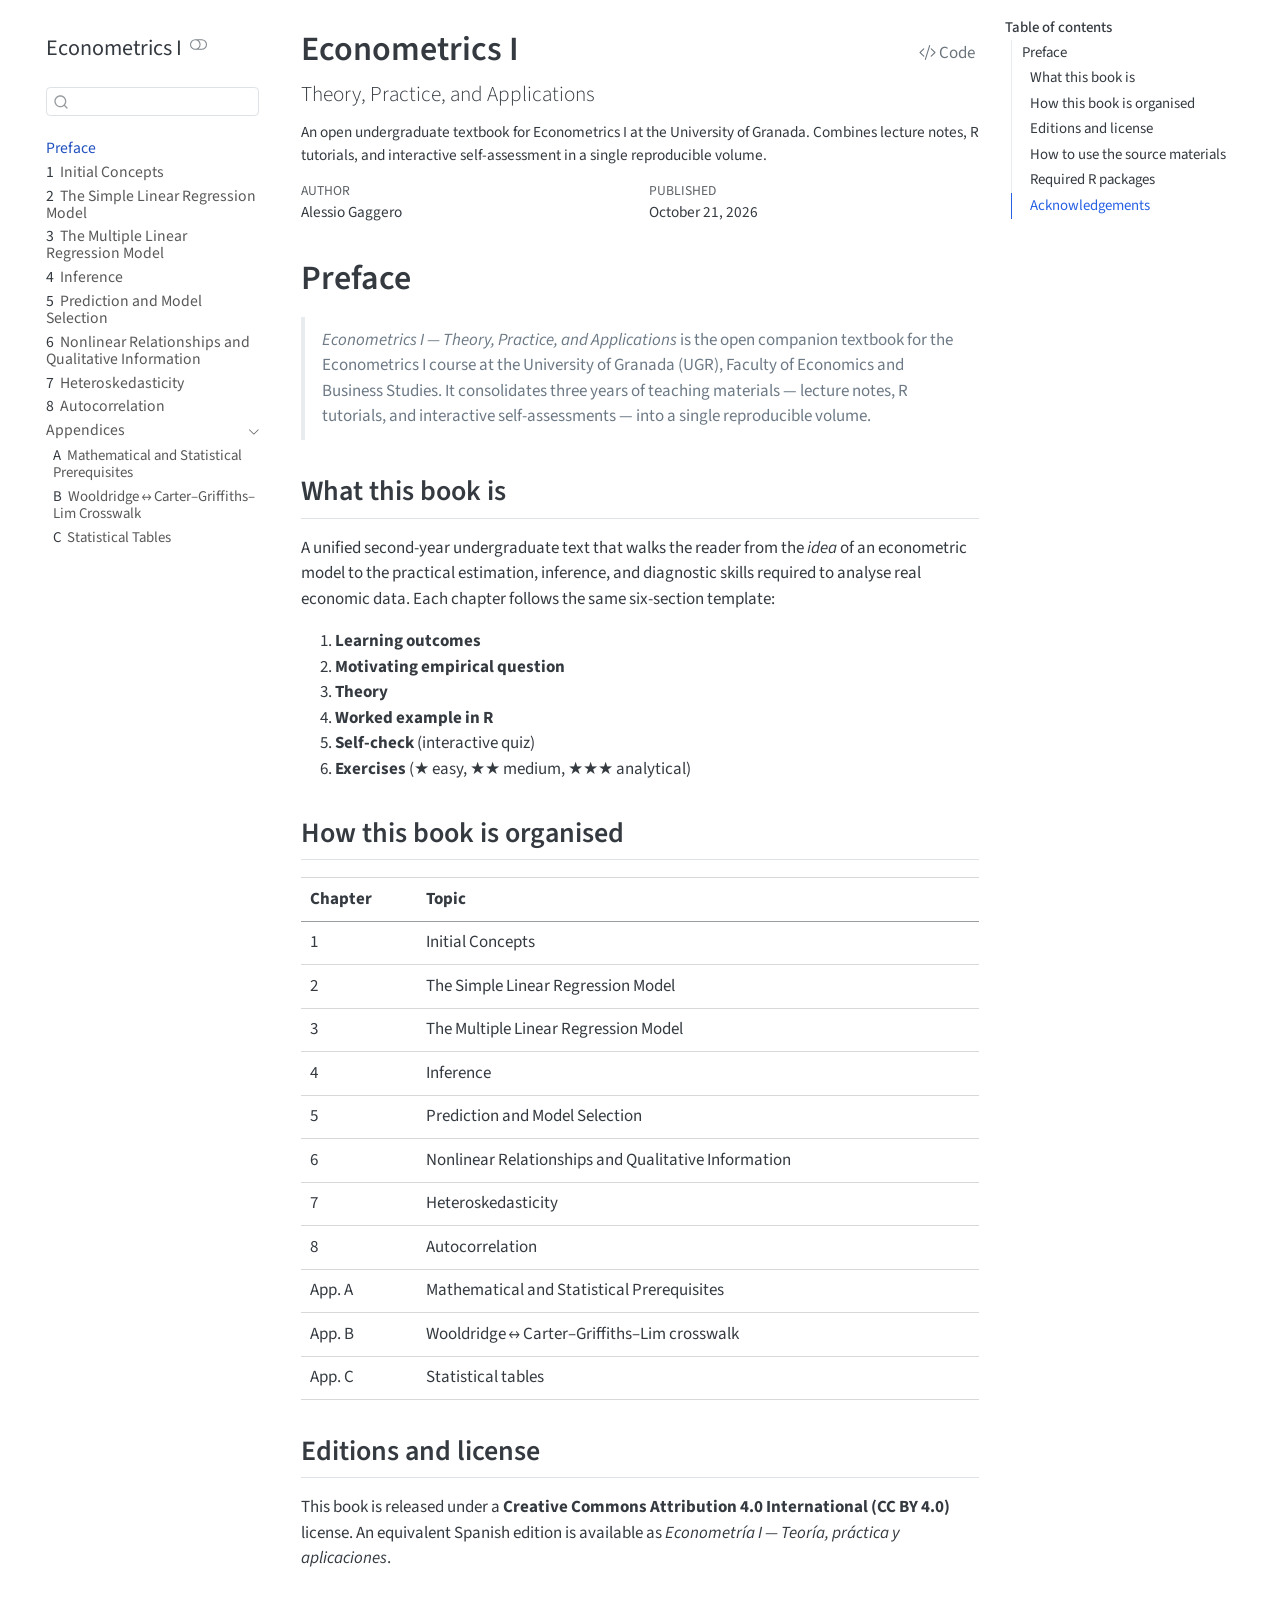
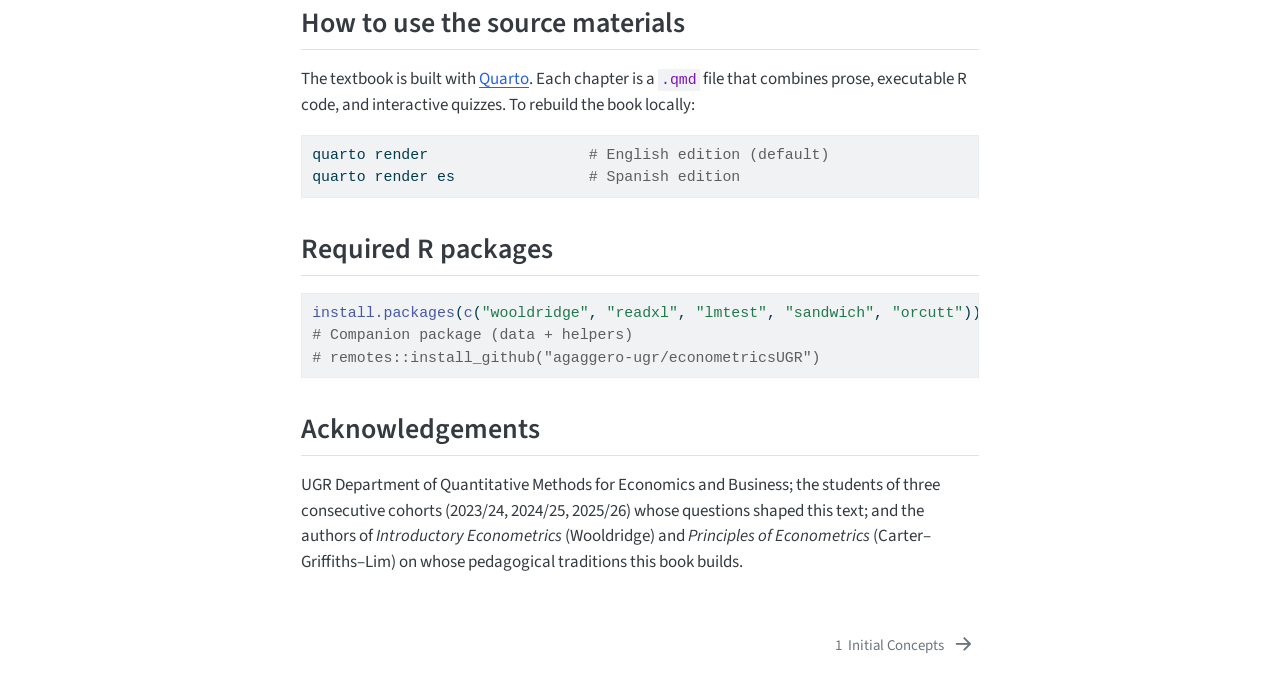
<file: index.html>
<!DOCTYPE html>
<html xmlns="http://www.w3.org/1999/xhtml" lang="en" xml:lang="en"><head>

<meta charset="utf-8">
<meta name="generator" content="quarto-1.10.19">

<meta name="viewport" content="width=device-width, initial-scale=1.0, user-scalable=yes">

<meta name="author" content="Alessio Gaggero">
<meta name="dcterms.date" content="2026-10-21">
<meta name="description" content="An open undergraduate textbook for Econometrics I at the University of Granada. Combines lecture notes, R tutorials, and interactive self-assessment in a single reproducible volume.">

<title>Econometrics I</title>
<style>
/* Default styles provided by pandoc.
** See https://pandoc.org/MANUAL.html#variables-for-html for config info.
*/
span.smallcaps{font-variant: small-caps;}
div.columns{display: flex; gap: 1.5em;}
div.column{flex: auto;}
@media screen {
div.columns{gap: min(4vw, 1.5em);}
div.column{overflow-x: auto;}
}
div.hanging-indent{margin-left: 1.5em; text-indent: -1.5em;}
ul.task-list{list-style: none;}
ul.task-list li input[type="checkbox"] {
  width: 0.8em;
  margin: 0 0.8em 0.2em -1em; /* quarto-specific, see https://github.com/quarto-dev/quarto-cli/issues/4556 */ 
  vertical-align: middle;
}
/* CSS for syntax highlighting */
html { -webkit-text-size-adjust: 100%; }
pre > code.sourceCode { white-space: pre; position: relative; }
pre > code.sourceCode > span { display: inline-block; line-height: 1.25; }
pre > code.sourceCode > span:empty { height: 1.2em; }
.sourceCode { overflow: visible; }
code.sourceCode > span { color: inherit; text-decoration: inherit; }
div.sourceCode { margin: 1em 0; }
pre.sourceCode { margin: 0; }
@media screen {
div.sourceCode { overflow: auto; }
}
@media print {
pre > code.sourceCode { white-space: pre-wrap; }
pre > code.sourceCode > span { text-indent: -5em; padding-left: 5em; }
}
pre.numberSource code
  { counter-reset: source-line 0; }
pre.numberSource code > span
  { position: relative; left: -4em; counter-increment: source-line; }
pre.numberSource code > span > a:first-child::before
  { content: counter(source-line);
    position: relative; left: -1em; text-align: right; vertical-align: baseline;
    border: none; display: inline-block;
    -webkit-touch-callout: none; -webkit-user-select: none;
    -khtml-user-select: none; -moz-user-select: none;
    -ms-user-select: none; user-select: none;
    padding: 0 4px; width: 4em;
  }
pre.numberSource { margin-left: 3em;  padding-left: 4px; }
div.sourceCode
  {   }
@media screen {
pre > code.sourceCode > span > a:first-child::before { text-decoration: underline; }
}
</style>


<script src="site_libs/quarto-nav/quarto-nav.js"></script>
<script src="site_libs/quarto-nav/headroom.min.js"></script>
<script src="site_libs/clipboard/clipboard.min.js"></script>
<script src="site_libs/quarto-search/autocomplete.umd.js"></script>
<script src="site_libs/quarto-search/fuse.min.js"></script>
<script src="site_libs/quarto-search/quarto-search.js"></script>
<meta name="quarto:offset" content="./">
<link href="./chapters/01-initial-concepts.html" rel="next">
<script src="site_libs/quarto-html/quarto.js" type="module"></script>
<script src="site_libs/quarto-html/tabsets/tabsets.js" type="module"></script>
<script src="site_libs/quarto-html/popper.min.js"></script>
<script src="site_libs/quarto-html/tippy.umd.min.js"></script>
<script src="site_libs/quarto-html/anchor.min.js"></script>
<link href="site_libs/quarto-html/tippy.css" rel="stylesheet">
<link href="site_libs/quarto-html/quarto-syntax-highlighting-bf27225e3a48a9273f3daa8f8e829971.css" rel="stylesheet" class="quarto-color-scheme" id="quarto-text-highlighting-styles">
<link href="site_libs/quarto-html/quarto-syntax-highlighting-dark-b626d73c4c936ccc3cb08be7d45d1df6.css" rel="stylesheet" class="quarto-color-scheme quarto-color-alternate" id="quarto-text-highlighting-styles">
<link href="site_libs/quarto-html/quarto-syntax-highlighting-bf27225e3a48a9273f3daa8f8e829971.css" rel="stylesheet" class="quarto-color-scheme-extra" id="quarto-text-highlighting-styles">
<script src="site_libs/bootstrap/bootstrap.min.js"></script>
<link href="site_libs/bootstrap/bootstrap-icons.css" rel="stylesheet">
<link href="site_libs/bootstrap/bootstrap-f0f88820109f5d5c435c7674d3226782.min.css" rel="stylesheet" append-hash="true" class="quarto-color-scheme" id="quarto-bootstrap" data-mode="light">
<link href="site_libs/bootstrap/bootstrap-dark-0e461b81996e0cbb50d6ad4d94aec309.min.css" rel="stylesheet" append-hash="true" class="quarto-color-scheme quarto-color-alternate" id="quarto-bootstrap" data-mode="dark">
<link href="site_libs/bootstrap/bootstrap-f0f88820109f5d5c435c7674d3226782.min.css" rel="stylesheet" append-hash="true" class="quarto-color-scheme-extra" id="quarto-bootstrap" data-mode="light">
<script id="quarto-search-options" type="application/json">{
  "location": "sidebar",
  "copy-button": false,
  "collapse-after": 3,
  "panel-placement": "start",
  "type": "textbox",
  "limit": 50,
  "keyboard-shortcut": [
    "f",
    "/",
    "s"
  ],
  "show-item-context": false,
  "language": {
    "search-no-results-text": "No results",
    "search-matching-documents-text": "matching documents",
    "search-copy-link-title": "Copy link to search",
    "search-hide-matches-text": "Hide additional matches",
    "search-more-match-text": "more match in this document",
    "search-more-matches-text": "more matches in this document",
    "search-clear-button-title": "Clear",
    "search-text-placeholder": "",
    "search-detached-cancel-button-title": "Cancel",
    "search-submit-button-title": "Submit",
    "search-label": "Search"
  }
}</script>


</head>

<body class="nav-sidebar floating quarto-light"><script id="quarto-html-before-body" type="application/javascript">
    const toggleBodyColorMode = (bsSheetEl) => {
      const mode = bsSheetEl.getAttribute("data-mode");
      const bodyEl = window.document.querySelector("body");
      if (mode === "dark") {
        bodyEl.classList.add("quarto-dark");
        bodyEl.classList.remove("quarto-light");
      } else {
        bodyEl.classList.add("quarto-light");
        bodyEl.classList.remove("quarto-dark");
      }
    }
    const toggleBodyColorPrimary = () => {
      const bsSheetEl = window.document.querySelector("link#quarto-bootstrap:not([rel=disabled-stylesheet])");
      if (bsSheetEl) {
        toggleBodyColorMode(bsSheetEl);
      }
    }
    const setColorSchemeToggle = (alternate) => {
      const toggles = window.document.querySelectorAll('.quarto-color-scheme-toggle');
      for (let i=0; i < toggles.length; i++) {
        const toggle = toggles[i];
        if (toggle) {
          if (alternate) {
            toggle.classList.add("alternate");
          } else {
            toggle.classList.remove("alternate");
          }
        }
      }
    };
    const toggleColorMode = (alternate) => {
      // Switch the stylesheets
      const primaryStylesheets = window.document.querySelectorAll('link.quarto-color-scheme:not(.quarto-color-alternate)');
      const alternateStylesheets = window.document.querySelectorAll('link.quarto-color-scheme.quarto-color-alternate');
      manageTransitions('#quarto-margin-sidebar .nav-link', false);
      if (alternate) {
        // note: dark is layered on light, we don't disable primary!
        enableStylesheet(alternateStylesheets);
        for (const sheetNode of alternateStylesheets) {
          if (sheetNode.id === "quarto-bootstrap") {
            toggleBodyColorMode(sheetNode);
          }
        }
      } else {
        disableStylesheet(alternateStylesheets);
        enableStylesheet(primaryStylesheets)
        toggleBodyColorPrimary();
      }
      manageTransitions('#quarto-margin-sidebar .nav-link', true);
      // Switch the toggles
      setColorSchemeToggle(alternate)
      // Hack to workaround the fact that safari doesn't
      // properly recolor the scrollbar when toggling (#1455)
      if (navigator.userAgent.indexOf('Safari') > 0 && navigator.userAgent.indexOf('Chrome') == -1) {
        manageTransitions("body", false);
        window.scrollTo(0, 1);
        setTimeout(() => {
          window.scrollTo(0, 0);
          manageTransitions("body", true);
        }, 40);
      }
    }
    const disableStylesheet = (stylesheets) => {
      for (let i=0; i < stylesheets.length; i++) {
        const stylesheet = stylesheets[i];
        stylesheet.rel = 'disabled-stylesheet';
      }
    }
    const enableStylesheet = (stylesheets) => {
      for (let i=0; i < stylesheets.length; i++) {
        const stylesheet = stylesheets[i];
        if(stylesheet.rel !== 'stylesheet') { // for Chrome, which will still FOUC without this check
          stylesheet.rel = 'stylesheet';
        }
      }
    }
    const manageTransitions = (selector, allowTransitions) => {
      const els = window.document.querySelectorAll(selector);
      for (let i=0; i < els.length; i++) {
        const el = els[i];
        if (allowTransitions) {
          el.classList.remove('notransition');
        } else {
          el.classList.add('notransition');
        }
      }
    }
    const isFileUrl = () => {
      return window.location.protocol === 'file:';
    }
    const hasAlternateSentinel = () => {
      let styleSentinel = getColorSchemeSentinel();
      if (styleSentinel !== null) {
        return styleSentinel === "alternate";
      } else {
        return false;
      }
    }
    const setStyleSentinel = (alternate) => {
      const value = alternate ? "alternate" : "default";
      if (!isFileUrl()) {
        window.localStorage.setItem("quarto-color-scheme", value);
      } else {
        localAlternateSentinel = value;
      }
    }
    const getColorSchemeSentinel = () => {
      if (!isFileUrl()) {
        const storageValue = window.localStorage.getItem("quarto-color-scheme");
        return storageValue != null ? storageValue : localAlternateSentinel;
      } else {
        return localAlternateSentinel;
      }
    }
    const toggleGiscusIfUsed = (isAlternate, darkModeDefault) => {
      const baseTheme = document.querySelector('#giscus-base-theme')?.value ?? 'light';
      const alternateTheme = document.querySelector('#giscus-alt-theme')?.value ?? 'dark';
      let newTheme = '';
      if(authorPrefersDark) {
        newTheme = isAlternate ? baseTheme : alternateTheme;
      } else {
        newTheme = isAlternate ? alternateTheme : baseTheme;
      }
      const changeGiscusTheme = () => {
        // From: https://github.com/giscus/giscus/issues/336
        const sendMessage = (message) => {
          const iframe = document.querySelector('iframe.giscus-frame');
          if (!iframe) return;
          iframe.contentWindow.postMessage({ giscus: message }, 'https://giscus.app');
        }
        sendMessage({
          setConfig: {
            theme: newTheme
          }
        });
      }
      const isGiscussLoaded = window.document.querySelector('iframe.giscus-frame') !== null;
      if (isGiscussLoaded) {
        changeGiscusTheme();
      }
    };
    const authorPrefersDark = false;
    const darkModeDefault = authorPrefersDark;
      document.querySelector('link#quarto-text-highlighting-styles.quarto-color-scheme-extra').rel = 'disabled-stylesheet';
      document.querySelector('link#quarto-bootstrap.quarto-color-scheme-extra').rel = 'disabled-stylesheet';
    let localAlternateSentinel = darkModeDefault ? 'alternate' : 'default';
    // Dark / light mode switch
    window.quartoToggleColorScheme = () => {
      // Read the current dark / light value
      let toAlternate = !hasAlternateSentinel();
      toggleColorMode(toAlternate);
      setStyleSentinel(toAlternate);
      toggleGiscusIfUsed(toAlternate, darkModeDefault);
      window.dispatchEvent(new Event('resize'));
    };
    // Switch to dark mode if need be
    if (hasAlternateSentinel()) {
      toggleColorMode(true);
    } else {
      toggleColorMode(false);
    }
  </script>

<div id="quarto-search-results"></div>
  <header id="quarto-header" class="headroom fixed-top">
  <nav class="quarto-secondary-nav">
    <div class="container-fluid d-flex">
      <button type="button" class="quarto-btn-toggle btn" data-bs-toggle="collapse" role="button" data-bs-target=".quarto-sidebar-collapse-item" aria-controls="quarto-sidebar" aria-expanded="false" aria-label="Toggle sidebar navigation" onclick="if (window.quartoToggleHeadroom) { window.quartoToggleHeadroom(); }">
        <i class="bi bi-layout-text-sidebar-reverse"></i>
      </button>
        <nav class="quarto-page-breadcrumbs" aria-label="breadcrumb"><ol class="breadcrumb"><li class="breadcrumb-item"><a href="./index.html">Preface</a></li></ol></nav>
        <a class="flex-grow-1" role="navigation" data-bs-toggle="collapse" data-bs-target=".quarto-sidebar-collapse-item" aria-controls="quarto-sidebar" aria-expanded="false" aria-label="Toggle sidebar navigation" onclick="if (window.quartoToggleHeadroom) { window.quartoToggleHeadroom(); }">      
        </a>
      <button type="button" class="btn quarto-search-button" aria-label="Search" onclick="window.quartoOpenSearch();">
        <i class="bi bi-search"></i>
      </button>
    </div>
  </nav>
</header>
<!-- content -->
<div id="quarto-content" class="quarto-container page-columns page-rows-contents page-layout-article">
<!-- sidebar -->
  <nav id="quarto-sidebar" class="sidebar collapse collapse-horizontal quarto-sidebar-collapse-item sidebar-navigation floating overflow-auto">
    <div class="pt-lg-2 mt-2 text-left sidebar-header">
    <div class="sidebar-title mb-0 py-0">
      <a href="./">Econometrics I</a> 
        <div class="sidebar-tools-main">
  <a href="" class="quarto-color-scheme-toggle quarto-navigation-tool  px-1" onclick="window.quartoToggleColorScheme(); return false;" title="Toggle dark mode"><i class="bi"></i></a>
</div>
    </div>
      </div>
        <div class="mt-2 flex-shrink-0 align-items-center">
        <div class="sidebar-search">
        <div id="quarto-search" class="" title="Search"></div>
        </div>
        </div>
    <div class="sidebar-menu-container"> 
    <ul class="list-unstyled mt-1">
        <li class="sidebar-item">
  <div class="sidebar-item-container"> 
  <a href="./index.html" class="sidebar-item-text sidebar-link active">
 <span class="menu-text">Preface</span></a>
  </div>
</li>
        <li class="sidebar-item">
  <div class="sidebar-item-container"> 
  <a href="./chapters/01-initial-concepts.html" class="sidebar-item-text sidebar-link">
 <span class="menu-text"><span class="chapter-number">1</span>&nbsp; <span class="chapter-title">Initial Concepts</span></span></a>
  </div>
</li>
        <li class="sidebar-item">
  <div class="sidebar-item-container"> 
  <a href="./chapters/02-simple-regression.html" class="sidebar-item-text sidebar-link">
 <span class="menu-text"><span class="chapter-number">2</span>&nbsp; <span class="chapter-title">The Simple Linear Regression Model</span></span></a>
  </div>
</li>
        <li class="sidebar-item">
  <div class="sidebar-item-container"> 
  <a href="./chapters/03-multiple-regression.html" class="sidebar-item-text sidebar-link">
 <span class="menu-text"><span class="chapter-number">3</span>&nbsp; <span class="chapter-title">The Multiple Linear Regression Model</span></span></a>
  </div>
</li>
        <li class="sidebar-item">
  <div class="sidebar-item-container"> 
  <a href="./chapters/04-inference.html" class="sidebar-item-text sidebar-link">
 <span class="menu-text"><span class="chapter-number">4</span>&nbsp; <span class="chapter-title">Inference</span></span></a>
  </div>
</li>
        <li class="sidebar-item">
  <div class="sidebar-item-container"> 
  <a href="./chapters/05-prediction.html" class="sidebar-item-text sidebar-link">
 <span class="menu-text"><span class="chapter-number">5</span>&nbsp; <span class="chapter-title">Prediction and Model Selection</span></span></a>
  </div>
</li>
        <li class="sidebar-item">
  <div class="sidebar-item-container"> 
  <a href="./chapters/06-nonlinear-qualitative.html" class="sidebar-item-text sidebar-link">
 <span class="menu-text"><span class="chapter-number">6</span>&nbsp; <span class="chapter-title">Nonlinear Relationships and Qualitative Information</span></span></a>
  </div>
</li>
        <li class="sidebar-item">
  <div class="sidebar-item-container"> 
  <a href="./chapters/07-heteroskedasticity.html" class="sidebar-item-text sidebar-link">
 <span class="menu-text"><span class="chapter-number">7</span>&nbsp; <span class="chapter-title">Heteroskedasticity</span></span></a>
  </div>
</li>
        <li class="sidebar-item">
  <div class="sidebar-item-container"> 
  <a href="./chapters/08-autocorrelation.html" class="sidebar-item-text sidebar-link">
 <span class="menu-text"><span class="chapter-number">8</span>&nbsp; <span class="chapter-title">Autocorrelation</span></span></a>
  </div>
</li>
        <li class="sidebar-item sidebar-item-section">
      <div class="sidebar-item-container"> 
            <a class="sidebar-item-text sidebar-link text-start" data-bs-toggle="collapse" data-bs-target="#quarto-sidebar-section-1" role="navigation" aria-expanded="true">
 <span class="menu-text">Appendices</span></a>
          <a class="sidebar-item-toggle text-start" data-bs-toggle="collapse" data-bs-target="#quarto-sidebar-section-1" role="navigation" aria-expanded="true" aria-label="Toggle section">
            <i class="bi bi-chevron-right ms-2"></i>
          </a> 
      </div>
      <ul id="quarto-sidebar-section-1" class="collapse list-unstyled sidebar-section depth1 show">  
          <li class="sidebar-item">
  <div class="sidebar-item-container"> 
  <a href="./chapters/appendix-a-prerequisites.html" class="sidebar-item-text sidebar-link">
 <span class="menu-text"><span class="chapter-number">A</span>&nbsp; <span class="chapter-title">Mathematical and Statistical Prerequisites</span></span></a>
  </div>
</li>
          <li class="sidebar-item">
  <div class="sidebar-item-container"> 
  <a href="./chapters/appendix-b-wooldridge-cgl-crosswalk.html" class="sidebar-item-text sidebar-link">
 <span class="menu-text"><span class="chapter-number">B</span>&nbsp; <span class="chapter-title">Wooldridge ↔︎ Carter–Griffiths–Lim Crosswalk</span></span></a>
  </div>
</li>
          <li class="sidebar-item">
  <div class="sidebar-item-container"> 
  <a href="./chapters/appendix-c-tables.html" class="sidebar-item-text sidebar-link">
 <span class="menu-text"><span class="chapter-number">C</span>&nbsp; <span class="chapter-title">Statistical Tables</span></span></a>
  </div>
</li>
      </ul>
  </li>
    </ul>
    </div>
</nav>
<div id="quarto-sidebar-glass" class="quarto-sidebar-collapse-item" data-bs-toggle="collapse" data-bs-target=".quarto-sidebar-collapse-item"></div>
<!-- margin-sidebar -->
    <div id="quarto-margin-sidebar" class="sidebar margin-sidebar">
        <nav id="TOC" role="doc-toc" class="toc-active">
    <h2 id="toc-title">Table of contents</h2>
   
  <ul>
  <li><a href="#preface" id="toc-preface" class="nav-link active" data-scroll-target="#preface">Preface</a>
  <ul class="collapse">
  <li><a href="#what-this-book-is" id="toc-what-this-book-is" class="nav-link" data-scroll-target="#what-this-book-is">What this book is</a></li>
  <li><a href="#how-this-book-is-organised" id="toc-how-this-book-is-organised" class="nav-link" data-scroll-target="#how-this-book-is-organised">How this book is organised</a></li>
  <li><a href="#editions-and-license" id="toc-editions-and-license" class="nav-link" data-scroll-target="#editions-and-license">Editions and license</a></li>
  <li><a href="#how-to-use-the-source-materials" id="toc-how-to-use-the-source-materials" class="nav-link" data-scroll-target="#how-to-use-the-source-materials">How to use the source materials</a></li>
  <li><a href="#required-r-packages" id="toc-required-r-packages" class="nav-link" data-scroll-target="#required-r-packages">Required R packages</a></li>
  <li><a href="#acknowledgements" id="toc-acknowledgements" class="nav-link" data-scroll-target="#acknowledgements">Acknowledgements</a></li>
  </ul></li>
  </ul>
</nav>
    </div>
<!-- main -->
<main class="content" id="quarto-document-content">


<header id="title-block-header" class="quarto-title-block default">
<div class="quarto-title">
<div class="quarto-title-block"><div><h1 class="title">Econometrics I</h1><button type="button" class="btn code-tools-button" id="quarto-code-tools-source"><i class="bi"></i> Code</button></div></div>
<p class="subtitle lead">Theory, Practice, and Applications</p>
</div>

<div>
  <div class="description">
    <p>An open undergraduate textbook for Econometrics I at the University of Granada. Combines lecture notes, R tutorials, and interactive self-assessment in a single reproducible volume.</p>
  </div>
</div>


<div class="quarto-title-meta">

    <div>
    <div class="quarto-title-meta-heading">Author</div>
    <div class="quarto-title-meta-contents">
             <p>Alessio Gaggero </p>
          </div>
  </div>
    
    <div>
    <div class="quarto-title-meta-heading">Published</div>
    <div class="quarto-title-meta-contents">
      <p class="date">October 21, 2026</p>
    </div>
  </div>
  
    
  </div>
  


</header>


<section id="preface" class="level1 unnumbered">
<h1 class="unnumbered">Preface</h1>
<blockquote class="blockquote">
<p><em>Econometrics I — Theory, Practice, and Applications</em> is the open companion textbook for the Econometrics I course at the University of Granada (UGR), Faculty of Economics and Business Studies. It consolidates three years of teaching materials — lecture notes, R tutorials, and interactive self-assessments — into a single reproducible volume.</p>
</blockquote>
<section id="what-this-book-is" class="level2">
<h2 class="anchored" data-anchor-id="what-this-book-is">What this book is</h2>
<p>A unified second-year undergraduate text that walks the reader from the <em>idea</em> of an econometric model to the practical estimation, inference, and diagnostic skills required to analyse real economic data. Each chapter follows the same six-section template:</p>
<ol type="1">
<li><strong>Learning outcomes</strong></li>
<li><strong>Motivating empirical question</strong></li>
<li><strong>Theory</strong></li>
<li><strong>Worked example in R</strong></li>
<li><strong>Self-check</strong> (interactive quiz)</li>
<li><strong>Exercises</strong> (★ easy, ★★ medium, ★★★ analytical)</li>
</ol>
</section>
<section id="how-this-book-is-organised" class="level2">
<h2 class="anchored" data-anchor-id="how-this-book-is-organised">How this book is organised</h2>
<table class="caption-top table">
<thead>
<tr class="header">
<th>Chapter</th>
<th>Topic</th>
</tr>
</thead>
<tbody>
<tr class="odd">
<td>1</td>
<td>Initial Concepts</td>
</tr>
<tr class="even">
<td>2</td>
<td>The Simple Linear Regression Model</td>
</tr>
<tr class="odd">
<td>3</td>
<td>The Multiple Linear Regression Model</td>
</tr>
<tr class="even">
<td>4</td>
<td>Inference</td>
</tr>
<tr class="odd">
<td>5</td>
<td>Prediction and Model Selection</td>
</tr>
<tr class="even">
<td>6</td>
<td>Nonlinear Relationships and Qualitative Information</td>
</tr>
<tr class="odd">
<td>7</td>
<td>Heteroskedasticity</td>
</tr>
<tr class="even">
<td>8</td>
<td>Autocorrelation</td>
</tr>
<tr class="odd">
<td>App. A</td>
<td>Mathematical and Statistical Prerequisites</td>
</tr>
<tr class="even">
<td>App. B</td>
<td>Wooldridge ↔︎ Carter–Griffiths–Lim crosswalk</td>
</tr>
<tr class="odd">
<td>App. C</td>
<td>Statistical tables</td>
</tr>
</tbody>
</table>
</section>
<section id="editions-and-license" class="level2">
<h2 class="anchored" data-anchor-id="editions-and-license">Editions and license</h2>
<p>This book is released under a <strong>Creative Commons Attribution 4.0 International (CC BY 4.0)</strong> license. An equivalent Spanish edition is available as <em>Econometría I — Teoría, práctica y aplicaciones</em>.</p>
</section>
<section id="how-to-use-the-source-materials" class="level2">
<h2 class="anchored" data-anchor-id="how-to-use-the-source-materials">How to use the source materials</h2>
<p>The textbook is built with <a href="https://quarto.org">Quarto</a>. Each chapter is a <code>.qmd</code> file that combines prose, executable R code, and interactive quizzes. To rebuild the book locally:</p>
<div class="code-copy-outer-scaffold"><div class="sourceCode" id="cb1"><pre class="sourceCode bash code-with-copy"><code class="sourceCode bash"><span id="cb1-1"><a href="#cb1-1" aria-hidden="true" tabindex="-1"></a><span class="ex">quarto</span> render                  <span class="co"># English edition (default)</span></span>
<span id="cb1-2"><a href="#cb1-2" aria-hidden="true" tabindex="-1"></a><span class="ex">quarto</span> render es               <span class="co"># Spanish edition</span></span></code></pre></div><button title="Copy to Clipboard" class="code-copy-button"><i class="bi"></i></button></div>
</section>
<section id="required-r-packages" class="level2">
<h2 class="anchored" data-anchor-id="required-r-packages">Required R packages</h2>
<div class="code-copy-outer-scaffold"><div class="sourceCode" id="cb2"><pre class="sourceCode r code-with-copy"><code class="sourceCode r"><span id="cb2-1"><a href="#cb2-1" aria-hidden="true" tabindex="-1"></a><span class="fu">install.packages</span>(<span class="fu">c</span>(<span class="st">"wooldridge"</span>, <span class="st">"readxl"</span>, <span class="st">"lmtest"</span>, <span class="st">"sandwich"</span>, <span class="st">"orcutt"</span>))</span>
<span id="cb2-2"><a href="#cb2-2" aria-hidden="true" tabindex="-1"></a><span class="co"># Companion package (data + helpers)</span></span>
<span id="cb2-3"><a href="#cb2-3" aria-hidden="true" tabindex="-1"></a><span class="co"># remotes::install_github("agaggero-ugr/econometricsUGR")</span></span></code></pre></div><button title="Copy to Clipboard" class="code-copy-button"><i class="bi"></i></button></div>
</section>
<section id="acknowledgements" class="level2">
<h2 class="anchored" data-anchor-id="acknowledgements">Acknowledgements</h2>
<p>UGR Department of Quantitative Methods for Economics and Business; the students of three consecutive cohorts (2023/24, 2024/25, 2025/26) whose questions shaped this text; and the authors of <em>Introductory Econometrics</em> (Wooldridge) and <em>Principles of Econometrics</em> (Carter–Griffiths–Lim) on whose pedagogical traditions this book builds.</p>


<!-- -->

</section>
</section>

</main> <!-- /main -->
<script id="quarto-html-after-body" type="application/javascript">
  window.document.addEventListener("DOMContentLoaded", function (event) {
    // Ensure there is a toggle, if there isn't float one in the top right
    if (window.document.querySelector('.quarto-color-scheme-toggle') === null) {
      const a = window.document.createElement('a');
      a.classList.add('top-right');
      a.classList.add('quarto-color-scheme-toggle');
      a.href = "";
      a.onclick = function() { try { window.quartoToggleColorScheme(); } catch {} return false; };
      const i = window.document.createElement("i");
      i.classList.add('bi');
      a.appendChild(i);
      window.document.body.appendChild(a);
    }
    setColorSchemeToggle(hasAlternateSentinel())
    const icon = "";
    const anchorJS = new window.AnchorJS();
    anchorJS.options = {
      placement: 'right',
      icon: icon
    };
    anchorJS.add('.anchored');
    const isCodeAnnotation = (el) => {
      for (const clz of el.classList) {
        if (clz.startsWith('code-annotation-')) {                     
          return true;
        }
      }
      return false;
    }
    const onCopySuccess = function(e) {
      // button target
      const button = e.trigger;
      // don't keep focus
      button.blur();
      // flash "checked"
      button.classList.add('code-copy-button-checked');
      var currentTitle = button.getAttribute("title");
      button.setAttribute("title", "Copied!");
      let tooltip;
      if (window.bootstrap) {
        button.setAttribute("data-bs-toggle", "tooltip");
        button.setAttribute("data-bs-placement", "left");
        button.setAttribute("data-bs-title", "Copied!");
        tooltip = new bootstrap.Tooltip(button, 
          { trigger: "manual", 
            customClass: "code-copy-button-tooltip",
            offset: [0, -8]});
        tooltip.show();    
      }
      setTimeout(function() {
        if (tooltip) {
          tooltip.hide();
          button.removeAttribute("data-bs-title");
          button.removeAttribute("data-bs-toggle");
          button.removeAttribute("data-bs-placement");
        }
        button.setAttribute("title", currentTitle);
        button.classList.remove('code-copy-button-checked');
      }, 1000);
      // clear code selection
      e.clearSelection();
    }
    const getTextToCopy = function(trigger) {
      const outerScaffold = trigger.parentElement.cloneNode(true);
      const codeEl = outerScaffold.querySelector('code');
      for (const childEl of codeEl.children) {
        if (isCodeAnnotation(childEl)) {
          childEl.remove();
        }
      }
      return codeEl.innerText;
    }
    const clipboard = new window.ClipboardJS('.code-copy-button:not([data-in-quarto-modal])', {
      text: getTextToCopy
    });
    clipboard.on('success', onCopySuccess);
    if (window.document.getElementById('quarto-embedded-source-code-modal')) {
      const clipboardModal = new window.ClipboardJS('.code-copy-button[data-in-quarto-modal]', {
        text: getTextToCopy,
        container: window.document.getElementById('quarto-embedded-source-code-modal')
      });
      clipboardModal.on('success', onCopySuccess);
    }
    const viewSource = window.document.getElementById('quarto-view-source') ||
                       window.document.getElementById('quarto-code-tools-source');
    if (viewSource) {
      const sourceUrl = viewSource.getAttribute("data-quarto-source-url");
      viewSource.addEventListener("click", function(e) {
        if (sourceUrl) {
          // rstudio viewer pane
          if (/\bcapabilities=\b/.test(window.location)) {
            window.open(sourceUrl);
          } else {
            window.location.href = sourceUrl;
          }
        } else {
          const modal = new bootstrap.Modal(document.getElementById('quarto-embedded-source-code-modal'));
          modal.show();
        }
        return false;
      });
    }
    function toggleCodeHandler(show) {
      return function(e) {
        const cellDetails = window.document.querySelectorAll(".cell details.code-fold");
        for (let i=0; i<cellDetails.length; i++) {
          const details = cellDetails[i];
          if (show) {
            details.open = true;
          } else {
            details.removeAttribute("open");
          }
        }
        const cellCodeDivs = window.document.querySelectorAll(".cell div.sourceCode.cell-code");
        const fromCls = show ? "hidden" : "unhidden";
        const toCls = show ? "unhidden" : "hidden";
        for (let i=0; i<cellCodeDivs.length; i++) {
          const codeDiv = cellCodeDivs[i];
          if (codeDiv.classList.contains(fromCls)) {
            codeDiv.classList.remove(fromCls);
            codeDiv.classList.add(toCls);
          } 
        }
        return false;
      }
    }
    const hideAllCode = window.document.getElementById("quarto-hide-all-code");
    if (hideAllCode) {
      hideAllCode.addEventListener("click", toggleCodeHandler(false));
    }
    const showAllCode = window.document.getElementById("quarto-show-all-code");
    if (showAllCode) {
      showAllCode.addEventListener("click", toggleCodeHandler(true));
    }
      var localhostRegex = new RegExp(/^(?:http|https):\/\/localhost\:?[0-9]*\//);
      var mailtoRegex = new RegExp(/^mailto:/);
        var filterRegex = new RegExp('/' + window.location.host + '/');
      var isInternal = (href) => {
          return filterRegex.test(href) || localhostRegex.test(href) || mailtoRegex.test(href);
      }
      // Inspect non-navigation links and adorn them if external
     var links = window.document.querySelectorAll('a[href]:not(.nav-link):not(.navbar-brand):not(.toc-action):not(.sidebar-link):not(.sidebar-item-toggle):not(.pagination-link):not(.no-external):not([aria-hidden]):not(.dropdown-item):not(.quarto-navigation-tool):not(.about-link)');
      for (var i=0; i<links.length; i++) {
        const link = links[i];
        if (!isInternal(link.href)) {
          // undo the damage that might have been done by quarto-nav.js in the case of
          // links that we want to consider external
          if (link.dataset.originalHref !== undefined) {
            link.href = link.dataset.originalHref;
          }
        }
      }
    function tippyHover(el, contentFn, onTriggerFn, onUntriggerFn) {
      const config = {
        allowHTML: true,
        maxWidth: 500,
        delay: 100,
        arrow: false,
        appendTo: function(el) {
            return el.parentElement;
        },
        interactive: true,
        interactiveBorder: 10,
        theme: 'quarto',
        placement: 'bottom-start',
      };
      if (contentFn) {
        config.content = contentFn;
      }
      if (onTriggerFn) {
        config.onTrigger = onTriggerFn;
      }
      if (onUntriggerFn) {
        config.onUntrigger = onUntriggerFn;
      }
      window.tippy(el, config); 
    }
    const noterefs = window.document.querySelectorAll('a[role="doc-noteref"]');
    for (var i=0; i<noterefs.length; i++) {
      const ref = noterefs[i];
      tippyHover(ref, function() {
        // use id or data attribute instead here
        let href = ref.getAttribute('data-footnote-href') || ref.getAttribute('href');
        try { href = new URL(href).hash; } catch {}
        const id = href.replace(/^#\/?/, "");
        const note = window.document.getElementById(id);
        if (note) {
          return note.innerHTML;
        } else {
          return "";
        }
      });
    }
    const xrefs = window.document.querySelectorAll('a.quarto-xref');
    const processXRef = (id, note) => {
      // Strip column container classes
      const stripColumnClz = (el) => {
        el.classList.remove("page-full", "page-columns");
        if (el.children) {
          for (const child of el.children) {
            stripColumnClz(child);
          }
        }
      }
      stripColumnClz(note)
      if (id === null || id.startsWith('sec-')) {
        // Special case sections, only their first couple elements
        const container = document.createElement("div");
        if (note.children && note.children.length > 2) {
          container.appendChild(note.children[0].cloneNode(true));
          for (let i = 1; i < note.children.length; i++) {
            const child = note.children[i];
            if (child.tagName === "P" && child.innerText === "") {
              continue;
            } else {
              container.appendChild(child.cloneNode(true));
              break;
            }
          }
          if (window.Quarto?.typesetMath) {
            window.Quarto.typesetMath(container);
          }
          return container.innerHTML
        } else {
          if (window.Quarto?.typesetMath) {
            window.Quarto.typesetMath(note);
          }
          return note.innerHTML;
        }
      } else {
        // Remove any anchor links if they are present
        const anchorLink = note.querySelector('a.anchorjs-link');
        if (anchorLink) {
          anchorLink.remove();
        }
        if (window.Quarto?.typesetMath) {
          window.Quarto.typesetMath(note);
        }
        if (note.classList.contains("callout")) {
          return note.outerHTML;
        } else {
          return note.innerHTML;
        }
      }
    }
    for (var i=0; i<xrefs.length; i++) {
      const xref = xrefs[i];
      tippyHover(xref, undefined, function(instance) {
        instance.disable();
        let url = xref.getAttribute('href');
        let hash = undefined; 
        if (url.startsWith('#')) {
          hash = url;
        } else {
          try { hash = new URL(url).hash; } catch {}
        }
        if (hash) {
          const id = hash.replace(/^#\/?/, "");
          const note = window.document.getElementById(id);
          if (note !== null) {
            try {
              const html = processXRef(id, note.cloneNode(true));
              instance.setContent(html);
            } finally {
              instance.enable();
              instance.show();
            }
          } else {
            // See if we can fetch this
            fetch(url.split('#')[0])
            .then(res => res.text())
            .then(html => {
              const parser = new DOMParser();
              const htmlDoc = parser.parseFromString(html, "text/html");
              const note = htmlDoc.getElementById(id);
              if (note !== null) {
                const html = processXRef(id, note);
                instance.setContent(html);
              } 
            }).finally(() => {
              instance.enable();
              instance.show();
            });
          }
        } else {
          // See if we can fetch a full url (with no hash to target)
          // This is a special case and we should probably do some content thinning / targeting
          fetch(url)
          .then(res => res.text())
          .then(html => {
            const parser = new DOMParser();
            const htmlDoc = parser.parseFromString(html, "text/html");
            const note = htmlDoc.querySelector('main.content');
            if (note !== null) {
              // This should only happen for chapter cross references
              // (since there is no id in the URL)
              // remove the first header
              if (note.children.length > 0 && note.children[0].tagName === "HEADER") {
                note.children[0].remove();
              }
              const html = processXRef(null, note);
              instance.setContent(html);
            } 
          }).finally(() => {
            instance.enable();
            instance.show();
          });
        }
      }, function(instance) {
      });
    }
        let selectedAnnoteEl;
        const selectorForAnnotation = ( cell, annotation) => {
          let cellAttr = 'data-code-cell="' + cell + '"';
          let lineAttr = 'data-code-annotation="' +  annotation + '"';
          const selector = 'span[' + cellAttr + '][' + lineAttr + ']';
          return selector;
        }
        const selectCodeLines = (annoteEl) => {
          const doc = window.document;
          const targetCell = annoteEl.getAttribute("data-target-cell");
          const targetAnnotation = annoteEl.getAttribute("data-target-annotation");
          const annoteSpan = window.document.querySelector(selectorForAnnotation(targetCell, targetAnnotation));
          const lines = annoteSpan.getAttribute("data-code-lines").split(",");
          const lineIds = lines.map((line) => {
            return targetCell + "-" + line;
          })
          let top = null;
          let height = null;
          let parent = null;
          if (lineIds.length > 0) {
              //compute the position of the single el (top and bottom and make a div)
              const el = window.document.getElementById(lineIds[0]);
              top = el.offsetTop;
              height = el.offsetHeight;
              parent = el.parentElement.parentElement;
            if (lineIds.length > 1) {
              const lastEl = window.document.getElementById(lineIds[lineIds.length - 1]);
              const bottom = lastEl.offsetTop + lastEl.offsetHeight;
              height = bottom - top;
            }
            if (top !== null && height !== null && parent !== null) {
              // cook up a div (if necessary) and position it 
              let div = window.document.getElementById("code-annotation-line-highlight");
              if (div === null) {
                div = window.document.createElement("div");
                div.setAttribute("id", "code-annotation-line-highlight");
                div.style.position = 'absolute';
                parent.appendChild(div);
              }
              div.style.top = top - 2 + "px";
              div.style.height = height + 4 + "px";
              div.style.left = 0;
              let gutterDiv = window.document.getElementById("code-annotation-line-highlight-gutter");
              if (gutterDiv === null) {
                gutterDiv = window.document.createElement("div");
                gutterDiv.setAttribute("id", "code-annotation-line-highlight-gutter");
                gutterDiv.style.position = 'absolute';
                const codeCell = window.document.getElementById(targetCell);
                const gutter = codeCell.querySelector('.code-annotation-gutter');
                gutter.appendChild(gutterDiv);
              }
              gutterDiv.style.top = top - 2 + "px";
              gutterDiv.style.height = height + 4 + "px";
            }
            selectedAnnoteEl = annoteEl;
          }
        };
        const unselectCodeLines = () => {
          const elementsIds = ["code-annotation-line-highlight", "code-annotation-line-highlight-gutter"];
          elementsIds.forEach((elId) => {
            const div = window.document.getElementById(elId);
            if (div) {
              div.remove();
            }
          });
          selectedAnnoteEl = undefined;
        };
          // Handle positioning of the toggle
      window.addEventListener(
        "resize",
        throttle(() => {
          elRect = undefined;
          if (selectedAnnoteEl) {
            selectCodeLines(selectedAnnoteEl);
          }
        }, 10)
      );
      function throttle(fn, ms) {
      let throttle = false;
      let timer;
        return (...args) => {
          if(!throttle) { // first call gets through
              fn.apply(this, args);
              throttle = true;
          } else { // all the others get throttled
              if(timer) clearTimeout(timer); // cancel #2
              timer = setTimeout(() => {
                fn.apply(this, args);
                timer = throttle = false;
              }, ms);
          }
        };
      }
        // Attach click handler to the DT
        const annoteDls = window.document.querySelectorAll('dt[data-target-cell]');
        for (const annoteDlNode of annoteDls) {
          annoteDlNode.addEventListener('click', (event) => {
            const clickedEl = event.target;
            if (clickedEl !== selectedAnnoteEl) {
              unselectCodeLines();
              const activeEl = window.document.querySelector('dt[data-target-cell].code-annotation-active');
              if (activeEl) {
                activeEl.classList.remove('code-annotation-active');
              }
              selectCodeLines(clickedEl);
              clickedEl.classList.add('code-annotation-active');
            } else {
              // Unselect the line
              unselectCodeLines();
              clickedEl.classList.remove('code-annotation-active');
            }
          });
        }
    const findCites = (el) => {
      const parentEl = el.parentElement;
      if (parentEl) {
        const cites = parentEl.dataset.cites;
        if (cites) {
          return {
            el,
            cites: cites.split(' ')
          };
        } else {
          return findCites(el.parentElement)
        }
      } else {
        return undefined;
      }
    };
    var bibliorefs = window.document.querySelectorAll('a[role="doc-biblioref"]');
    for (var i=0; i<bibliorefs.length; i++) {
      const ref = bibliorefs[i];
      const citeInfo = findCites(ref);
      if (citeInfo) {
        tippyHover(citeInfo.el, function() {
          var popup = window.document.createElement('div');
          citeInfo.cites.forEach(function(cite) {
            var citeDiv = window.document.createElement('div');
            citeDiv.classList.add('hanging-indent');
            citeDiv.classList.add('csl-entry');
            var biblioDiv = window.document.getElementById('ref-' + cite);
            if (biblioDiv) {
              citeDiv.innerHTML = biblioDiv.innerHTML;
            }
            popup.appendChild(citeDiv);
          });
          return popup.innerHTML;
        });
      }
    }
  });
  </script>
<nav class="page-navigation">
  <div class="nav-page nav-page-previous">
  </div>
  <div class="nav-page nav-page-next">
      <a href="./chapters/01-initial-concepts.html" class="pagination-link" aria-label="Initial Concepts">
        <span class="nav-page-text"><span class="chapter-number">1</span>&nbsp; <span class="chapter-title">Initial Concepts</span></span> <i class="bi bi-arrow-right-short"></i>
      </a>
  </div>
</nav><div class="modal fade" id="quarto-embedded-source-code-modal" tabindex="-1" aria-labelledby="quarto-embedded-source-code-modal-label" aria-hidden="true"><div class="modal-dialog modal-dialog-scrollable"><div class="modal-content"><div class="modal-header"><h5 class="modal-title" id="quarto-embedded-source-code-modal-label">Source Code</h5><button class="btn-close" data-bs-dismiss="modal"></button></div><div class="modal-body"><div class="">
<div class="code-copy-outer-scaffold"><div class="sourceCode" id="cb3" data-shortcodes="false"><pre class="sourceCode markdown code-with-copy"><code class="sourceCode markdown"><span id="cb3-1"><a href="#cb3-1" aria-hidden="true" tabindex="-1"></a><span class="fu"># Preface {.unnumbered}</span></span>
<span id="cb3-2"><a href="#cb3-2" aria-hidden="true" tabindex="-1"></a></span>
<span id="cb3-3"><a href="#cb3-3" aria-hidden="true" tabindex="-1"></a><span class="at">&gt; *Econometrics I — Theory, Practice, and Applications* is the open companion textbook for the Econometrics I course at the University of Granada (UGR), Faculty of Economics and Business Studies. It consolidates three years of teaching materials — lecture notes, R tutorials, and interactive self-assessments — into a single reproducible volume.</span></span>
<span id="cb3-4"><a href="#cb3-4" aria-hidden="true" tabindex="-1"></a></span>
<span id="cb3-5"><a href="#cb3-5" aria-hidden="true" tabindex="-1"></a><span class="fu">## What this book is</span></span>
<span id="cb3-6"><a href="#cb3-6" aria-hidden="true" tabindex="-1"></a></span>
<span id="cb3-7"><a href="#cb3-7" aria-hidden="true" tabindex="-1"></a>A unified second-year undergraduate text that walks the reader from the *idea* of an econometric model to the practical estimation, inference, and diagnostic skills required to analyse real economic data. Each chapter follows the same six-section template:</span>
<span id="cb3-8"><a href="#cb3-8" aria-hidden="true" tabindex="-1"></a></span>
<span id="cb3-9"><a href="#cb3-9" aria-hidden="true" tabindex="-1"></a><span class="ss">1. </span>**Learning outcomes**</span>
<span id="cb3-10"><a href="#cb3-10" aria-hidden="true" tabindex="-1"></a><span class="ss">2. </span>**Motivating empirical question**</span>
<span id="cb3-11"><a href="#cb3-11" aria-hidden="true" tabindex="-1"></a><span class="ss">3. </span>**Theory**</span>
<span id="cb3-12"><a href="#cb3-12" aria-hidden="true" tabindex="-1"></a><span class="ss">4. </span>**Worked example in R**</span>
<span id="cb3-13"><a href="#cb3-13" aria-hidden="true" tabindex="-1"></a><span class="ss">5. </span>**Self-check** (interactive quiz)</span>
<span id="cb3-14"><a href="#cb3-14" aria-hidden="true" tabindex="-1"></a><span class="ss">6. </span>**Exercises** (★ easy, ★★ medium, ★★★ analytical)</span>
<span id="cb3-15"><a href="#cb3-15" aria-hidden="true" tabindex="-1"></a></span>
<span id="cb3-16"><a href="#cb3-16" aria-hidden="true" tabindex="-1"></a><span class="fu">## How this book is organised</span></span>
<span id="cb3-17"><a href="#cb3-17" aria-hidden="true" tabindex="-1"></a></span>
<span id="cb3-18"><a href="#cb3-18" aria-hidden="true" tabindex="-1"></a><span class="pp">|</span> Chapter <span class="pp">|</span> Topic <span class="pp">|</span></span>
<span id="cb3-19"><a href="#cb3-19" aria-hidden="true" tabindex="-1"></a><span class="pp">|---|---|</span></span>
<span id="cb3-20"><a href="#cb3-20" aria-hidden="true" tabindex="-1"></a><span class="pp">|</span> 1 <span class="pp">|</span> Initial Concepts <span class="pp">|</span></span>
<span id="cb3-21"><a href="#cb3-21" aria-hidden="true" tabindex="-1"></a><span class="pp">|</span> 2 <span class="pp">|</span> The Simple Linear Regression Model <span class="pp">|</span></span>
<span id="cb3-22"><a href="#cb3-22" aria-hidden="true" tabindex="-1"></a><span class="pp">|</span> 3 <span class="pp">|</span> The Multiple Linear Regression Model <span class="pp">|</span></span>
<span id="cb3-23"><a href="#cb3-23" aria-hidden="true" tabindex="-1"></a><span class="pp">|</span> 4 <span class="pp">|</span> Inference <span class="pp">|</span></span>
<span id="cb3-24"><a href="#cb3-24" aria-hidden="true" tabindex="-1"></a><span class="pp">|</span> 5 <span class="pp">|</span> Prediction and Model Selection <span class="pp">|</span></span>
<span id="cb3-25"><a href="#cb3-25" aria-hidden="true" tabindex="-1"></a><span class="pp">|</span> 6 <span class="pp">|</span> Nonlinear Relationships and Qualitative Information <span class="pp">|</span></span>
<span id="cb3-26"><a href="#cb3-26" aria-hidden="true" tabindex="-1"></a><span class="pp">|</span> 7 <span class="pp">|</span> Heteroskedasticity <span class="pp">|</span></span>
<span id="cb3-27"><a href="#cb3-27" aria-hidden="true" tabindex="-1"></a><span class="pp">|</span> 8 <span class="pp">|</span> Autocorrelation <span class="pp">|</span></span>
<span id="cb3-28"><a href="#cb3-28" aria-hidden="true" tabindex="-1"></a><span class="pp">|</span> App. A <span class="pp">|</span> Mathematical and Statistical Prerequisites <span class="pp">|</span></span>
<span id="cb3-29"><a href="#cb3-29" aria-hidden="true" tabindex="-1"></a><span class="pp">|</span> App. B <span class="pp">|</span> Wooldridge ↔ Carter–Griffiths–Lim crosswalk <span class="pp">|</span></span>
<span id="cb3-30"><a href="#cb3-30" aria-hidden="true" tabindex="-1"></a><span class="pp">|</span> App. C <span class="pp">|</span> Statistical tables <span class="pp">|</span></span>
<span id="cb3-31"><a href="#cb3-31" aria-hidden="true" tabindex="-1"></a></span>
<span id="cb3-32"><a href="#cb3-32" aria-hidden="true" tabindex="-1"></a><span class="fu">## Editions and license</span></span>
<span id="cb3-33"><a href="#cb3-33" aria-hidden="true" tabindex="-1"></a></span>
<span id="cb3-34"><a href="#cb3-34" aria-hidden="true" tabindex="-1"></a>This book is released under a **Creative Commons Attribution 4.0 International (CC BY 4.0)** license. An equivalent Spanish edition is available as *Econometría I — Teoría, práctica y aplicaciones*.</span>
<span id="cb3-35"><a href="#cb3-35" aria-hidden="true" tabindex="-1"></a></span>
<span id="cb3-36"><a href="#cb3-36" aria-hidden="true" tabindex="-1"></a><span class="fu">## How to use the source materials</span></span>
<span id="cb3-37"><a href="#cb3-37" aria-hidden="true" tabindex="-1"></a></span>
<span id="cb3-38"><a href="#cb3-38" aria-hidden="true" tabindex="-1"></a>The textbook is built with <span class="co">[</span><span class="ot">Quarto</span><span class="co">](https://quarto.org)</span>. Each chapter is a <span class="in">`.qmd`</span> file that combines prose, executable R code, and interactive quizzes. To rebuild the book locally:</span>
<span id="cb3-39"><a href="#cb3-39" aria-hidden="true" tabindex="-1"></a></span>
<span id="cb3-40"><a href="#cb3-40" aria-hidden="true" tabindex="-1"></a><span class="in">```bash</span></span>
<span id="cb3-41"><a href="#cb3-41" aria-hidden="true" tabindex="-1"></a><span class="ex">quarto</span> render                  <span class="co"># English edition (default)</span></span>
<span id="cb3-42"><a href="#cb3-42" aria-hidden="true" tabindex="-1"></a><span class="ex">quarto</span> render es               <span class="co"># Spanish edition</span></span>
<span id="cb3-43"><a href="#cb3-43" aria-hidden="true" tabindex="-1"></a><span class="in">```</span></span>
<span id="cb3-44"><a href="#cb3-44" aria-hidden="true" tabindex="-1"></a></span>
<span id="cb3-45"><a href="#cb3-45" aria-hidden="true" tabindex="-1"></a><span class="fu">## Required R packages</span></span>
<span id="cb3-46"><a href="#cb3-46" aria-hidden="true" tabindex="-1"></a></span>
<span id="cb3-47"><a href="#cb3-47" aria-hidden="true" tabindex="-1"></a><span class="in">```r</span></span>
<span id="cb3-48"><a href="#cb3-48" aria-hidden="true" tabindex="-1"></a><span class="fu">install.packages</span>(<span class="fu">c</span>(<span class="st">"wooldridge"</span>, <span class="st">"readxl"</span>, <span class="st">"lmtest"</span>, <span class="st">"sandwich"</span>, <span class="st">"orcutt"</span>))</span>
<span id="cb3-49"><a href="#cb3-49" aria-hidden="true" tabindex="-1"></a><span class="co"># Companion package (data + helpers)</span></span>
<span id="cb3-50"><a href="#cb3-50" aria-hidden="true" tabindex="-1"></a><span class="co"># remotes::install_github("agaggero-ugr/econometricsUGR")</span></span>
<span id="cb3-51"><a href="#cb3-51" aria-hidden="true" tabindex="-1"></a><span class="in">```</span></span>
<span id="cb3-52"><a href="#cb3-52" aria-hidden="true" tabindex="-1"></a></span>
<span id="cb3-53"><a href="#cb3-53" aria-hidden="true" tabindex="-1"></a><span class="fu">## Acknowledgements</span></span>
<span id="cb3-54"><a href="#cb3-54" aria-hidden="true" tabindex="-1"></a></span>
<span id="cb3-55"><a href="#cb3-55" aria-hidden="true" tabindex="-1"></a>UGR Department of Quantitative Methods for Economics and Business; the students of three consecutive cohorts (2023/24, 2024/25, 2025/26) whose questions shaped this text; and the authors of *Introductory Econometrics* (Wooldridge) and *Principles of Econometrics* (Carter–Griffiths–Lim) on whose pedagogical traditions this book builds.</span></code></pre></div><button title="Copy to Clipboard" class="code-copy-button" data-in-quarto-modal=""><i class="bi"></i></button></div>
</div></div></div></div></div>
</div> <!-- /content -->




</body></html>
</file>
<file: site_libs/quarto-html/tippy.css>
.tippy-box[data-animation=fade][data-state=hidden]{opacity:0}[data-tippy-root]{max-width:calc(100vw - 10px)}.tippy-box{position:relative;background-color:#333;color:#fff;border-radius:4px;font-size:14px;line-height:1.4;white-space:normal;outline:0;transition-property:transform,visibility,opacity}.tippy-box[data-placement^=top]>.tippy-arrow{bottom:0}.tippy-box[data-placement^=top]>.tippy-arrow:before{bottom:-7px;left:0;border-width:8px 8px 0;border-top-color:initial;transform-origin:center top}.tippy-box[data-placement^=bottom]>.tippy-arrow{top:0}.tippy-box[data-placement^=bottom]>.tippy-arrow:before{top:-7px;left:0;border-width:0 8px 8px;border-bottom-color:initial;transform-origin:center bottom}.tippy-box[data-placement^=left]>.tippy-arrow{right:0}.tippy-box[data-placement^=left]>.tippy-arrow:before{border-width:8px 0 8px 8px;border-left-color:initial;right:-7px;transform-origin:center left}.tippy-box[data-placement^=right]>.tippy-arrow{left:0}.tippy-box[data-placement^=right]>.tippy-arrow:before{left:-7px;border-width:8px 8px 8px 0;border-right-color:initial;transform-origin:center right}.tippy-box[data-inertia][data-state=visible]{transition-timing-function:cubic-bezier(.54,1.5,.38,1.11)}.tippy-arrow{width:16px;height:16px;color:#333}.tippy-arrow:before{content:"";position:absolute;border-color:transparent;border-style:solid}.tippy-content{position:relative;padding:5px 9px;z-index:1}
</file>
<file: site_libs/quarto-html/quarto-syntax-highlighting-bf27225e3a48a9273f3daa8f8e829971.css>
/* quarto syntax highlight colors */
:root {
  --quarto-hl-ot-color: #003B4F;
  --quarto-hl-at-color: #657422;
  --quarto-hl-ss-color: #20794D;
  --quarto-hl-an-color: #5E5E5E;
  --quarto-hl-fu-color: #4758AB;
  --quarto-hl-st-color: #20794D;
  --quarto-hl-cf-color: #003B4F;
  --quarto-hl-op-color: #5E5E5E;
  --quarto-hl-er-color: #AD0000;
  --quarto-hl-bn-color: #AD0000;
  --quarto-hl-al-color: #AD0000;
  --quarto-hl-va-color: #111111;
  --quarto-hl-bu-color: inherit;
  --quarto-hl-ex-color: inherit;
  --quarto-hl-pp-color: #AD0000;
  --quarto-hl-in-color: #5E5E5E;
  --quarto-hl-vs-color: #20794D;
  --quarto-hl-wa-color: #5E5E5E;
  --quarto-hl-do-color: #5E5E5E;
  --quarto-hl-im-color: #00769E;
  --quarto-hl-ch-color: #20794D;
  --quarto-hl-dt-color: #AD0000;
  --quarto-hl-fl-color: #AD0000;
  --quarto-hl-co-color: #5E5E5E;
  --quarto-hl-cv-color: #5E5E5E;
  --quarto-hl-cn-color: #8f5902;
  --quarto-hl-sc-color: #5E5E5E;
  --quarto-hl-dv-color: #AD0000;
  --quarto-hl-kw-color: #003B4F;
}

/* other quarto variables */
:root {
  --quarto-font-monospace: SFMono-Regular, Menlo, Monaco, Consolas, "Liberation Mono", "Courier New", monospace;
}

/* syntax highlight based on Pandoc's rules */
pre > code.sourceCode > span {
  color: #003B4F;
}

code.sourceCode > span {
  color: #003B4F;
}

div.sourceCode,
div.sourceCode pre.sourceCode {
  color: #003B4F;
}

/* Normal */
code span {
  color: #003B4F;
}

/* Alert */
code span.al {
  color: #AD0000;
  font-style: inherit;
}

/* Annotation */
code span.an {
  color: #5E5E5E;
  font-style: inherit;
}

/* Attribute */
code span.at {
  color: #657422;
  font-style: inherit;
}

/* BaseN */
code span.bn {
  color: #AD0000;
  font-style: inherit;
}

/* BuiltIn */
code span.bu {
  font-style: inherit;
}

/* ControlFlow */
code span.cf {
  color: #003B4F;
  font-weight: bold;
  font-style: inherit;
}

/* Char */
code span.ch {
  color: #20794D;
  font-style: inherit;
}

/* Constant */
code span.cn {
  color: #8f5902;
  font-style: inherit;
}

/* Comment */
code span.co {
  color: #5E5E5E;
  font-style: inherit;
}

/* CommentVar */
code span.cv {
  color: #5E5E5E;
  font-style: italic;
}

/* Documentation */
code span.do {
  color: #5E5E5E;
  font-style: italic;
}

/* DataType */
code span.dt {
  color: #AD0000;
  font-style: inherit;
}

/* DecVal */
code span.dv {
  color: #AD0000;
  font-style: inherit;
}

/* Error */
code span.er {
  color: #AD0000;
  font-style: inherit;
}

/* Extension */
code span.ex {
  font-style: inherit;
}

/* Float */
code span.fl {
  color: #AD0000;
  font-style: inherit;
}

/* Function */
code span.fu {
  color: #4758AB;
  font-style: inherit;
}

/* Import */
code span.im {
  color: #00769E;
  font-style: inherit;
}

/* Information */
code span.in {
  color: #5E5E5E;
  font-style: inherit;
}

/* Keyword */
code span.kw {
  color: #003B4F;
  font-weight: bold;
  font-style: inherit;
}

/* Operator */
code span.op {
  color: #5E5E5E;
  font-style: inherit;
}

/* Other */
code span.ot {
  color: #003B4F;
  font-style: inherit;
}

/* Preprocessor */
code span.pp {
  color: #AD0000;
  font-style: inherit;
}

/* SpecialChar */
code span.sc {
  color: #5E5E5E;
  font-style: inherit;
}

/* SpecialString */
code span.ss {
  color: #20794D;
  font-style: inherit;
}

/* String */
code span.st {
  color: #20794D;
  font-style: inherit;
}

/* Variable */
code span.va {
  color: #111111;
  font-style: inherit;
}

/* VerbatimString */
code span.vs {
  color: #20794D;
  font-style: inherit;
}

/* Warning */
code span.wa {
  color: #5E5E5E;
  font-style: italic;
}

.prevent-inlining {
  content: "</";
}

/*# sourceMappingURL=8be38f48d34c45af72792cbd699585e7.css.map */
</file>
<file: site_libs/quarto-html/quarto-syntax-highlighting-dark-b626d73c4c936ccc3cb08be7d45d1df6.css>
/* quarto syntax highlight colors */
:root {
  --quarto-hl-al-color: #f07178;
  --quarto-hl-an-color: #d4d0ab;
  --quarto-hl-at-color: #00e0e0;
  --quarto-hl-bn-color: #d4d0ab;
  --quarto-hl-bu-color: #abe338;
  --quarto-hl-ch-color: #abe338;
  --quarto-hl-co-color: #f8f8f2;
  --quarto-hl-cv-color: #ffd700;
  --quarto-hl-cn-color: #ffd700;
  --quarto-hl-cf-color: #ffa07a;
  --quarto-hl-dt-color: #ffa07a;
  --quarto-hl-dv-color: #d4d0ab;
  --quarto-hl-do-color: #f8f8f2;
  --quarto-hl-er-color: #f07178;
  --quarto-hl-ex-color: #00e0e0;
  --quarto-hl-fl-color: #d4d0ab;
  --quarto-hl-fu-color: #ffa07a;
  --quarto-hl-im-color: #abe338;
  --quarto-hl-in-color: #d4d0ab;
  --quarto-hl-kw-color: #ffa07a;
  --quarto-hl-op-color: #ffa07a;
  --quarto-hl-ot-color: #00e0e0;
  --quarto-hl-pp-color: #dcc6e0;
  --quarto-hl-re-color: #00e0e0;
  --quarto-hl-sc-color: #abe338;
  --quarto-hl-ss-color: #abe338;
  --quarto-hl-st-color: #abe338;
  --quarto-hl-va-color: #00e0e0;
  --quarto-hl-vs-color: #abe338;
  --quarto-hl-wa-color: #dcc6e0;
}

/* other quarto variables */
:root {
  --quarto-font-monospace: SFMono-Regular, Menlo, Monaco, Consolas, "Liberation Mono", "Courier New", monospace;
}

/* syntax highlight based on Pandoc's rules */
pre > code.sourceCode > span {
  color: #f8f8f2;
}

code.sourceCode > span {
  color: #f8f8f2;
}

div.sourceCode,
div.sourceCode pre.sourceCode {
  color: #f8f8f2;
}

/* Normal */
code span {
  color: #f8f8f2;
}

/* Alert */
code span.al {
  color: #f07178;
}

/* Annotation */
code span.an {
  color: #d4d0ab;
}

/* Attribute */
code span.at {
  color: #00e0e0;
}

/* BaseN */
code span.bn {
  color: #d4d0ab;
}

/* BuiltIn */
code span.bu {
  color: #abe338;
}

/* ControlFlow */
code span.cf {
  font-weight: bold;
  color: #ffa07a;
}

/* Char */
code span.ch {
  color: #abe338;
}

/* Constant */
code span.cn {
  color: #ffd700;
}

/* Comment */
code span.co {
  font-style: italic;
  color: #f8f8f2;
}

/* CommentVar */
code span.cv {
  color: #ffd700;
}

/* Documentation */
code span.do {
  color: #f8f8f2;
}

/* DataType */
code span.dt {
  color: #ffa07a;
}

/* DecVal */
code span.dv {
  color: #d4d0ab;
}

/* Error */
code span.er {
  color: #f07178;
  text-decoration: underline;
}

/* Extension */
code span.ex {
  font-weight: bold;
  color: #00e0e0;
}

/* Float */
code span.fl {
  color: #d4d0ab;
}

/* Function */
code span.fu {
  color: #ffa07a;
}

/* Import */
code span.im {
  color: #abe338;
}

/* Information */
code span.in {
  color: #d4d0ab;
}

/* Keyword */
code span.kw {
  font-weight: bold;
  color: #ffa07a;
}

/* Operator */
code span.op {
  color: #ffa07a;
}

/* Other */
code span.ot {
  color: #00e0e0;
}

/* Preprocessor */
code span.pp {
  color: #dcc6e0;
}

/* RegionMarker */
code span.re {
  background-color: #f8f8f2;
  color: #00e0e0;
}

/* SpecialChar */
code span.sc {
  color: #abe338;
}

/* SpecialString */
code span.ss {
  color: #abe338;
}

/* String */
code span.st {
  color: #abe338;
}

/* Variable */
code span.va {
  color: #00e0e0;
}

/* VerbatimString */
code span.vs {
  color: #abe338;
}

/* Warning */
code span.wa {
  color: #dcc6e0;
}

.prevent-inlining {
  content: "</";
}

/*# sourceMappingURL=a269c63e8167c3ae395728e86feb0848.css.map */
</file>
